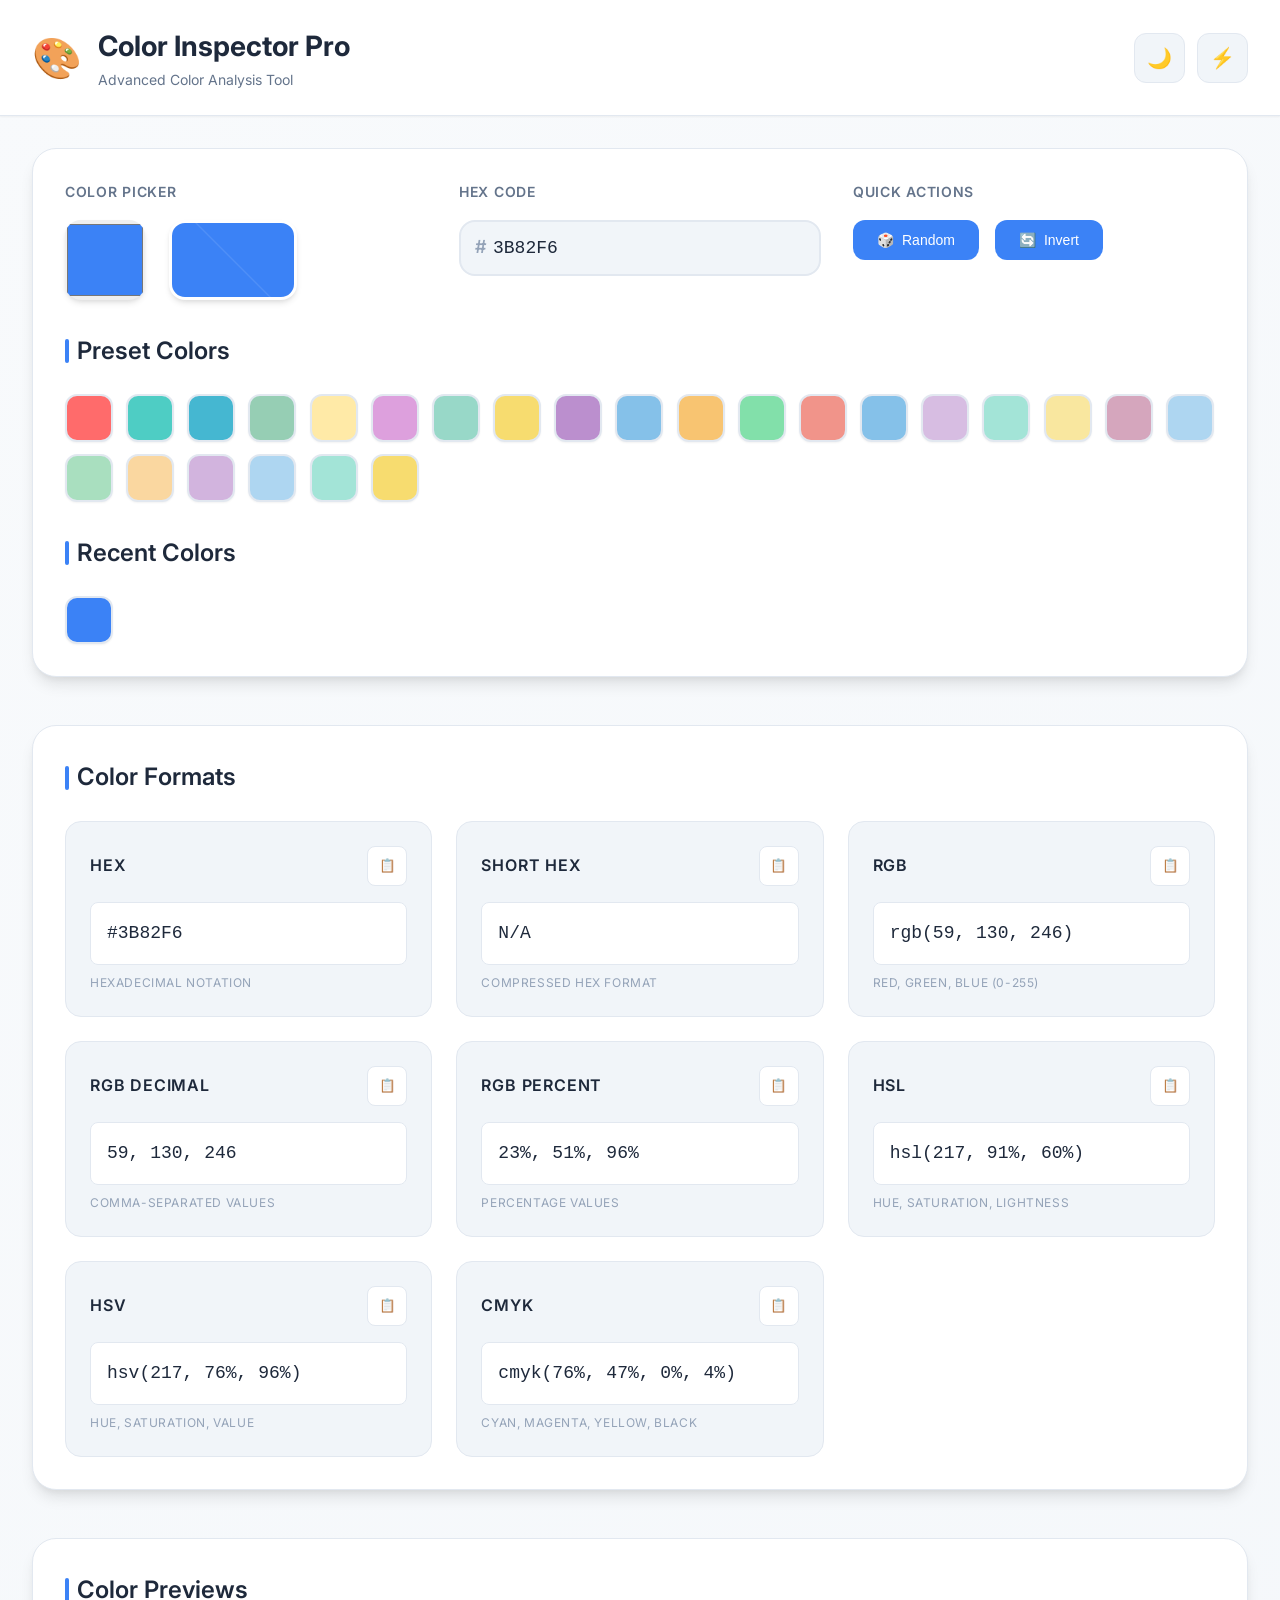
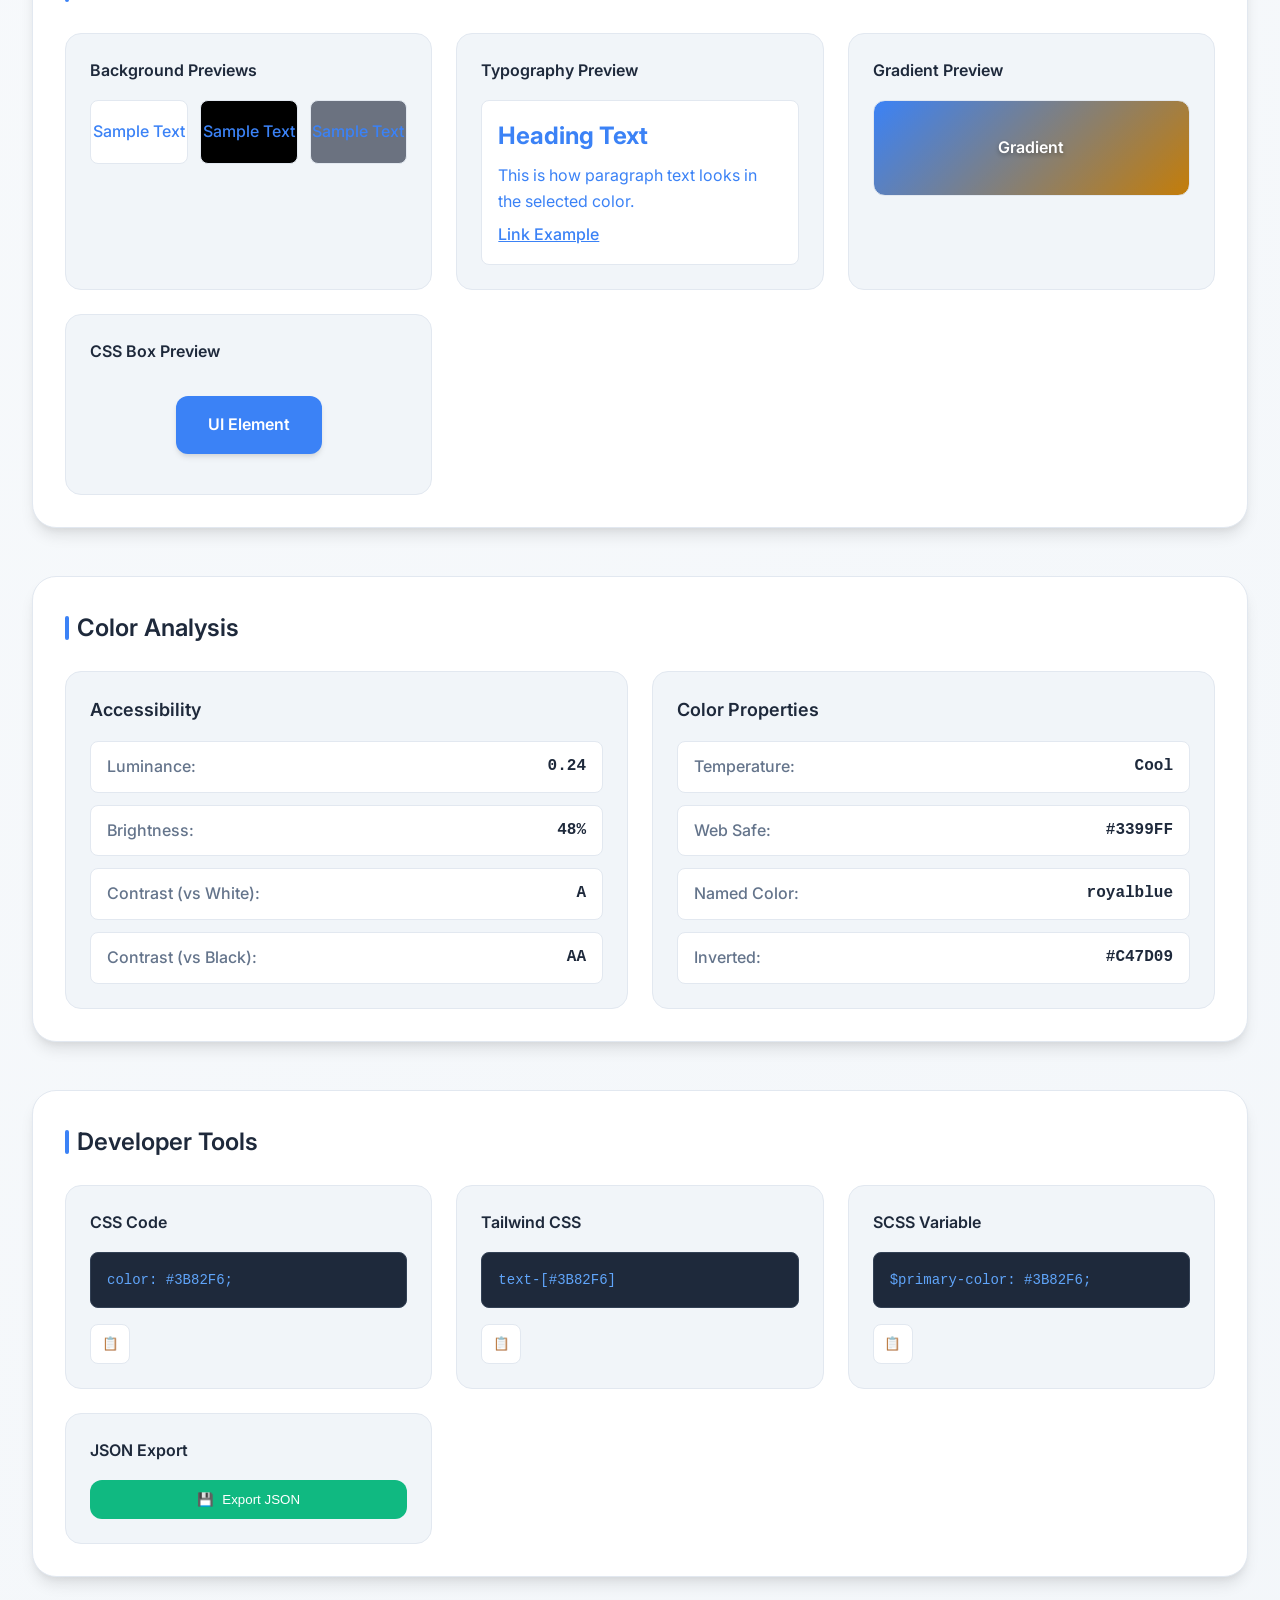
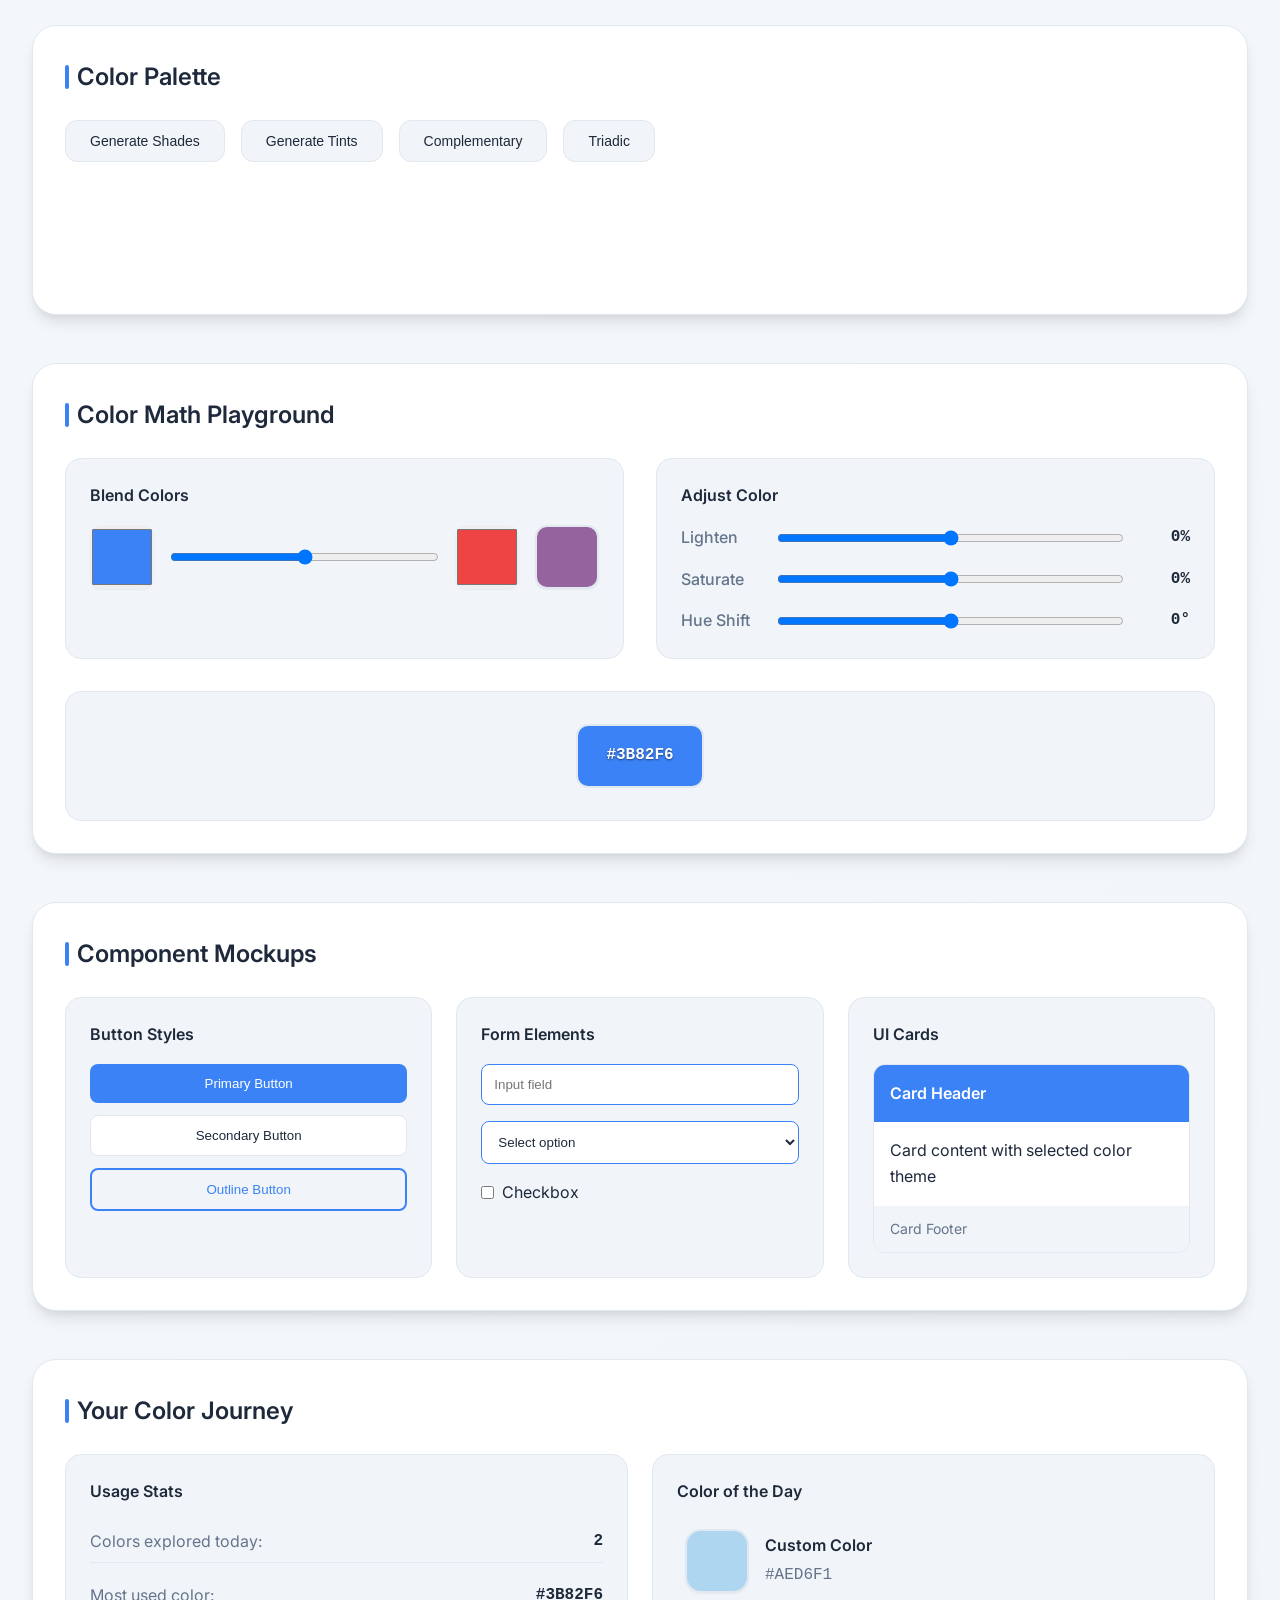
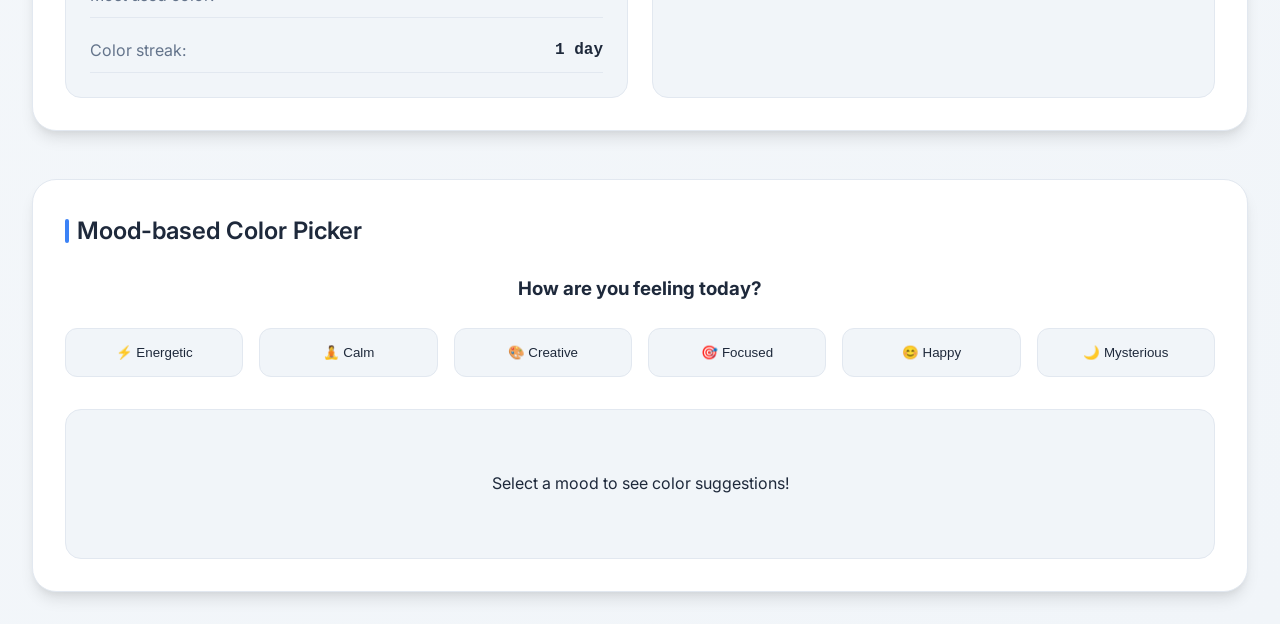
<file: Color-Inspector-Pro-main/index.html>
<!DOCTYPE html>
<html lang="en">
<head>
  <meta charset="UTF-8">
  <meta name="viewport" content="width=device-width, initial-scale=1.0">
  <meta name="description" content="Color Inspector Pro - Advanced color analysis, conversion, and palette generation tool. Convert HEX, RGB, HSL, HSV, CMYK formats with live previews.">
  <meta name="robots" content="index, follow">
  <meta name="google-site-verification" content="faee5c3293aeb328" />
  <title>Color Inspector Pro | Advanced Color Tool</title>

  <!-- Open Graph -->
  <meta property="og:title" content="Color Inspector Pro | Advanced Color Tool">
  <meta property="og:description" content="Advanced color analysis, conversion, and palette generation. Convert HEX, RGB, HSL, HSV, CMYK formats with live previews.">
  <meta property="og:url" content="https://color-inspector-pro.vercel.app/">
  <meta property="og:image" content="https://color-inspector-pro.vercel.app/og-image.png">
  <meta property="og:type" content="website">

  <!-- Twitter -->
  <meta name="twitter:card" content="summary_large_image">
  <meta name="twitter:title" content="Color Inspector Pro | Advanced Color Tool">
  <meta name="twitter:description" content="Convert HEX, RGB, HSL, HSV, CMYK with live color preview. Analyze, convert, and generate palettes.">
  <meta name="twitter:image" content="https://color-inspector-pro.vercel.app/og-image.png">

  <!-- Fonts and Styles -->
  <link rel="preconnect" href="https://fonts.googleapis.com">
  <link rel="preconnect" href="https://fonts.gstatic.com" crossorigin>
  <link href="https://fonts.googleapis.com/css2?family=Inter:wght@300;400;500;600;700&display=swap" rel="stylesheet">
  <link rel="stylesheet" href="src/styles/main.css">
</head>

<body>
    <div class="app-container" id="appContainer">
        <!-- Header -->
        <header class="header">
            <div class="header-content">
                <div class="logo-section">
                    <div class="logo-icon">🎨</div>
                    <div class="logo-text">
                        <h1 class="app-title">Color Inspector Pro</h1>
                        <p class="app-subtitle">Advanced Color Analysis Tool</p>
                    </div>
                </div>
                <div class="header-controls">
                    <button class="theme-toggle" id="themeToggle" title="Toggle theme (T)">
                        <span class="theme-icon">🌙</span>
                    </button>
                    <button class="mode-toggle" id="modeToggle" title="Toggle UI mode">
                        <span class="mode-icon">⚡</span>
                    </button>
                </div>
            </div>
        </header>

        <!-- Main Content -->
        <main class="main-content">
            <!-- Color Input Section -->
            <section class="color-input-panel">
                <div class="input-methods">
                    <div class="input-group">
                        <label class="input-label">Color Picker</label>
                        <div class="color-picker-wrapper">
                            <input type="color" id="colorPicker" class="color-picker" value="#3B82F6">
                            <div class="color-preview-large" id="colorPreviewLarge"></div>
                        </div>
                    </div>
                    
                    <div class="input-group">
                        <label class="input-label">HEX Code</label>
                        <div class="hex-input-wrapper">
                            <span class="hex-prefix">#</span>
                            <input type="text" id="hexInput" class="hex-input" placeholder="3B82F6" maxlength="6">
                        </div>
                    </div>
                    
                    <div class="input-group">
                        <label class="input-label">Quick Actions</label>
                        <div class="action-buttons">
                            <button class="action-btn" id="randomColorBtn" title="Generate random color (R)">
                                <span class="btn-icon">🎲</span>
                                Random
                            </button>
                            <button class="action-btn" id="invertColorBtn" title="Invert current color (I)">
                                <span class="btn-icon">🔄</span>
                                Invert
                            </button>
                        </div>
                    </div>
                </div>

                <!-- Preset Swatches -->
                <div class="preset-swatches">
                    <h3 class="section-title">Preset Colors</h3>
                    <div class="swatch-grid" id="presetSwatches"></div>
                </div>

                <!-- Color History -->
                <div class="color-history">
                    <h3 class="section-title">Recent Colors</h3>
                    <div class="history-grid" id="colorHistory"></div>
                </div>
            </section>

            <!-- Color Formats Grid -->
            <section class="color-formats-section">
                <h2 class="section-title">Color Formats</h2>
                <div class="formats-grid">
                    <div class="format-card">
                        <div class="format-header">
                            <h3 class="format-title">HEX</h3>
                            <button class="copy-btn" data-format="hex" title="Copy HEX">
                                <span class="copy-icon">📋</span>
                            </button>
                        </div>
                        <div class="format-value" id="hexValue">#3B82F6</div>
                        <div class="format-description">Hexadecimal notation</div>
                    </div>

                    <div class="format-card">
                        <div class="format-header">
                            <h3 class="format-title">Short HEX</h3>
                            <button class="copy-btn" data-format="shortHex" title="Copy Short HEX">
                                <span class="copy-icon">📋</span>
                            </button>
                        </div>
                        <div class="format-value" id="shortHexValue">N/A</div>
                        <div class="format-description">Compressed hex format</div>
                    </div>

                    <div class="format-card">
                        <div class="format-header">
                            <h3 class="format-title">RGB</h3>
                            <button class="copy-btn" data-format="rgb" title="Copy RGB">
                                <span class="copy-icon">📋</span>
                            </button>
                        </div>
                        <div class="format-value" id="rgbValue">rgb(59, 130, 246)</div>
                        <div class="format-description">Red, Green, Blue (0-255)</div>
                    </div>

                    <div class="format-card">
                        <div class="format-header">
                            <h3 class="format-title">RGB Decimal</h3>
                            <button class="copy-btn" data-format="rgbDecimal" title="Copy RGB Decimal">
                                <span class="copy-icon">📋</span>
                            </button>
                        </div>
                        <div class="format-value" id="rgbDecimalValue">59, 130, 246</div>
                        <div class="format-description">Comma-separated values</div>
                    </div>

                    <div class="format-card">
                        <div class="format-header">
                            <h3 class="format-title">RGB Percent</h3>
                            <button class="copy-btn" data-format="rgbPercent" title="Copy RGB Percent">
                                <span class="copy-icon">📋</span>
                            </button>
                        </div>
                        <div class="format-value" id="rgbPercentValue">23%, 51%, 96%</div>
                        <div class="format-description">Percentage values</div>
                    </div>

                    <div class="format-card">
                        <div class="format-header">
                            <h3 class="format-title">HSL</h3>
                            <button class="copy-btn" data-format="hsl" title="Copy HSL">
                                <span class="copy-icon">📋</span>
                            </button>
                        </div>
                        <div class="format-value" id="hslValue">hsl(217, 91%, 60%)</div>
                        <div class="format-description">Hue, Saturation, Lightness</div>
                    </div>

                    <div class="format-card">
                        <div class="format-header">
                            <h3 class="format-title">HSV</h3>
                            <button class="copy-btn" data-format="hsv" title="Copy HSV">
                                <span class="copy-icon">📋</span>
                            </button>
                        </div>
                        <div class="format-value" id="hsvValue">hsv(217, 76%, 96%)</div>
                        <div class="format-description">Hue, Saturation, Value</div>
                    </div>

                    <div class="format-card">
                        <div class="format-header">
                            <h3 class="format-title">CMYK</h3>
                            <button class="copy-btn" data-format="cmyk" title="Copy CMYK">
                                <span class="copy-icon">📋</span>
                            </button>
                        </div>
                        <div class="format-value" id="cmykValue">cmyk(76%, 47%, 0%, 4%)</div>
                        <div class="format-description">Cyan, Magenta, Yellow, Black</div>
                    </div>
                </div>
            </section>

            <!-- Color Preview Section -->
            <section class="color-preview-section">
                <h2 class="section-title">Color Previews</h2>
                <div class="preview-grid">
                    <div class="preview-card">
                        <h3 class="preview-title">Background Previews</h3>
                        <div class="background-previews">
                            <div class="bg-preview bg-white" id="bgPreviewWhite">Sample Text</div>
                            <div class="bg-preview bg-black" id="bgPreviewBlack">Sample Text</div>
                            <div class="bg-preview bg-gray" id="bgPreviewGray">Sample Text</div>
                        </div>
                    </div>

                    <div class="preview-card">
                        <h3 class="preview-title">Typography Preview</h3>
                        <div class="typography-preview" id="typographyPreview">
                            <h1 class="preview-heading">Heading Text</h1>
                            <p class="preview-paragraph">This is how paragraph text looks in the selected color.</p>
                            <a href="#" class="preview-link">Link Example</a>
                        </div>
                    </div>

                    <div class="preview-card">
                        <h3 class="preview-title">Gradient Preview</h3>
                        <div class="gradient-preview" id="gradientPreview"></div>
                    </div>

                    <div class="preview-card">
                        <h3 class="preview-title">CSS Box Preview</h3>
                        <div class="css-box-preview" id="cssBoxPreview">
                            <div class="sample-box">UI Element</div>
                        </div>
                    </div>
                </div>
            </section>

            <!-- Color Analysis Section -->
            <section class="color-analysis-section">
                <h2 class="section-title">Color Analysis</h2>
                <div class="analysis-grid">
                    <div class="analysis-card">
                        <h3 class="analysis-title">Accessibility</h3>
                        <div class="analysis-content">
                            <div class="analysis-item">
                                <span class="analysis-label">Luminance:</span>
                                <span class="analysis-value" id="luminanceValue">0.34</span>
                            </div>
                            <div class="analysis-item">
                                <span class="analysis-label">Brightness:</span>
                                <span class="analysis-value" id="brightnessValue">60%</span>
                            </div>
                            <div class="analysis-item">
                                <span class="analysis-label">Contrast (vs White):</span>
                                <span class="analysis-value" id="contrastWhiteValue">AA</span>
                            </div>
                            <div class="analysis-item">
                                <span class="analysis-label">Contrast (vs Black):</span>
                                <span class="analysis-value" id="contrastBlackValue">Poor</span>
                            </div>
                        </div>
                    </div>

                    <div class="analysis-card">
                        <h3 class="analysis-title">Color Properties</h3>
                        <div class="analysis-content">
                            <div class="analysis-item">
                                <span class="analysis-label">Temperature:</span>
                                <span class="analysis-value" id="temperatureValue">Cool</span>
                            </div>
                            <div class="analysis-item">
                                <span class="analysis-label">Web Safe:</span>
                                <span class="analysis-value" id="webSafeValue">#3366FF</span>
                            </div>
                            <div class="analysis-item">
                                <span class="analysis-label">Named Color:</span>
                                <span class="analysis-value" id="namedColorValue">RoyalBlue</span>
                            </div>
                            <div class="analysis-item">
                                <span class="analysis-label">Inverted:</span>
                                <span class="analysis-value" id="invertedValue">#C47D09</span>
                            </div>
                        </div>
                    </div>
                </div>
            </section>

            <!-- Developer Tools Section -->
            <section class="developer-tools-section">
                <h2 class="section-title">Developer Tools</h2>
                <div class="dev-tools-grid">
                    <div class="dev-tool-card">
                        <h3 class="dev-tool-title">CSS Code</h3>
                        <div class="code-snippet" id="cssCode">
                            <code>color: #3B82F6;</code>
                        </div>
                        <button class="copy-btn" data-format="css" title="Copy CSS">
                            <span class="copy-icon">📋</span>
                        </button>
                    </div>

                    <div class="dev-tool-card">
                        <h3 class="dev-tool-title">Tailwind CSS</h3>
                        <div class="code-snippet" id="tailwindCode">
                            <code>text-[#3B82F6]</code>
                        </div>
                        <button class="copy-btn" data-format="tailwind" title="Copy Tailwind">
                            <span class="copy-icon">📋</span>
                        </button>
                    </div>

                    <div class="dev-tool-card">
                        <h3 class="dev-tool-title">SCSS Variable</h3>
                        <div class="code-snippet" id="scssCode">
                            <code>$primary-color: #3B82F6;</code>
                        </div>
                        <button class="copy-btn" data-format="scss" title="Copy SCSS">
                            <span class="copy-icon">📋</span>
                        </button>
                    </div>

                    <div class="dev-tool-card">
                        <h3 class="dev-tool-title">JSON Export</h3>
                        <button class="export-btn" id="exportJsonBtn">
                            <span class="btn-icon">💾</span>
                            Export JSON
                        </button>
                    </div>
                </div>
            </section>

            <!-- Palette Generator Section -->
            <section class="palette-section">
                <h2 class="section-title">Color Palette</h2>
                <div class="palette-controls">
                    <button class="palette-btn" id="generateShadesBtn">Generate Shades</button>
                    <button class="palette-btn" id="generateTintsBtn">Generate Tints</button>
                    <button class="palette-btn" id="generateComplementaryBtn">Complementary</button>
                    <button class="palette-btn" id="generateTriadicBtn">Triadic</button>
                </div>
                <div class="palette-grid" id="paletteGrid"></div>
            </section>

            <!-- Color Math Playground -->
            <section class="color-math-section">
                <h2 class="section-title">Color Math Playground</h2>
                <div class="math-controls">
                    <div class="math-group">
                        <label class="math-label">Blend Colors</label>
                        <div class="blend-controls">
                            <input type="color" id="blendColor1" class="blend-picker" value="#3B82F6">
                            <input type="range" id="blendRatio" class="blend-slider" min="0" max="100" value="50">
                            <input type="color" id="blendColor2" class="blend-picker" value="#EF4444">
                            <div class="blend-result" id="blendResult"></div>
                        </div>
                    </div>
                    
                    <div class="math-group">
                        <label class="math-label">Adjust Color</label>
                        <div class="adjust-controls">
                            <div class="adjust-item">
                                <span>Lighten</span>
                                <input type="range" id="lightenSlider" class="adjust-slider" min="-50" max="50" value="0">
                                <span id="lightenValue">0%</span>
                            </div>
                            <div class="adjust-item">
                                <span>Saturate</span>
                                <input type="range" id="saturateSlider" class="adjust-slider" min="-50" max="50" value="0">
                                <span id="saturateValue">0%</span>
                            </div>
                            <div class="adjust-item">
                                <span>Hue Shift</span>
                                <input type="range" id="hueSlider" class="adjust-slider" min="-180" max="180" value="0">
                                <span id="hueValue">0°</span>
                            </div>
                        </div>
                    </div>
                </div>
                <div class="math-result" id="mathResult">
                    <div class="result-preview" id="mathResultPreview"></div>
                </div>
            </section>

            <!-- Component Mockups -->
            <section class="mockup-section">
                <h2 class="section-title">Component Mockups</h2>
                <div class="mockup-grid">
                    <div class="mockup-card">
                        <h3 class="mockup-title">Button Styles</h3>
                        <div class="mockup-buttons" id="mockupButtons">
                            <button class="mockup-btn primary">Primary Button</button>
                            <button class="mockup-btn secondary">Secondary Button</button>
                            <button class="mockup-btn outline">Outline Button</button>
                        </div>
                    </div>
                    
                    <div class="mockup-card">
                        <h3 class="mockup-title">Form Elements</h3>
                        <div class="mockup-form" id="mockupForm">
                            <input type="text" class="mockup-input" placeholder="Input field">
                            <select class="mockup-select">
                                <option>Select option</option>
                            </select>
                            <div class="mockup-checkbox">
                                <input type="checkbox" id="mockupCheck">
                                <label for="mockupCheck">Checkbox</label>
                            </div>
                        </div>
                    </div>
                    
                    <div class="mockup-card">
                        <h3 class="mockup-title">UI Cards</h3>
                        <div class="mockup-cards" id="mockupCards">
                            <div class="mockup-ui-card">
                                <div class="card-header">Card Header</div>
                                <div class="card-content">Card content with selected color theme</div>
                                <div class="card-footer">Card Footer</div>
                            </div>
                        </div>
                    </div>
                </div>
            </section>

            <!-- Personalization Dashboard -->
            <section class="personalization-section">
                <h2 class="section-title">Your Color Journey</h2>
                <div class="stats-grid">
                    <div class="stat-card">
                        <h3 class="stat-title">Usage Stats</h3>
                        <div class="usage-stats" id="usageStats">
                            <div class="stat-item">
                                <span class="stat-label">Colors explored today:</span>
                                <span class="stat-value" id="todayCount">0</span>
                            </div>
                            <div class="stat-item">
                                <span class="stat-label">Most used color:</span>
                                <span class="stat-value" id="mostUsedColor">#3B82F6</span>
                            </div>
                            <div class="stat-item">
                                <span class="stat-label">Color streak:</span>
                                <span class="stat-value" id="colorStreak">1 day</span>
                            </div>
                        </div>
                    </div>
                    
                    <div class="stat-card">
                        <h3 class="stat-title">Color of the Day</h3>
                        <div class="daily-color" id="dailyColor">
                            <div class="daily-swatch" id="dailySwatch"></div>
                            <div class="daily-info">
                                <div class="daily-name" id="dailyName">Royal Blue</div>
                                <div class="daily-hex" id="dailyHex">#4169E1</div>
                            </div>
                        </div>
                    </div>
                </div>
            </section>

            <!-- Mood-based Color Picker -->
            <section class="mood-section">
                <h2 class="section-title">Mood-based Color Picker</h2>
                <div class="mood-quiz">
                    <div class="mood-question">
                        <h3>How are you feeling today?</h3>
                        <div class="mood-options">
                            <button class="mood-btn" data-mood="energetic">⚡ Energetic</button>
                            <button class="mood-btn" data-mood="calm">🧘 Calm</button>
                            <button class="mood-btn" data-mood="creative">🎨 Creative</button>
                            <button class="mood-btn" data-mood="focused">🎯 Focused</button>
                            <button class="mood-btn" data-mood="happy">😊 Happy</button>
                            <button class="mood-btn" data-mood="mysterious">🌙 Mysterious</button>
                        </div>
                    </div>
                    <div class="mood-result" id="moodResult">
                        <p>Select a mood to see color suggestions!</p>
                    </div>
                </div>
            </section>
        </main>

        <!-- Toast Notification -->
        <div class="toast" id="toast">
            <span class="toast-message">Copied to clipboard!</span>
        </div>

        <!-- Keyboard Shortcuts Help -->
        <div class="shortcuts-help" id="shortcutsHelp">
            <h3>Keyboard Shortcuts</h3>
            <div class="shortcuts-list">
                <div class="shortcut-item">
                    <kbd>R</kbd> <span>Random Color</span>
                </div>
                <div class="shortcut-item">
                    <kbd>I</kbd> <span>Invert Color</span>
                </div>
                <div class="shortcut-item">
                    <kbd>Ctrl+C</kbd> <span>Copy HEX</span>
                </div>
                <div class="shortcut-item">
                    <kbd>T</kbd> <span>Toggle Theme</span>
                </div>
                <div class="shortcut-item">
                    <kbd>?</kbd> <span>Show/Hide Help</span>
                </div>
            </div>
        </div>
    </div>

    <!-- Load scripts in correct order -->
    <script src="src/js/colorConverter.js"></script>
    <script src="src/js/colorAnalysis.js"></script>
    <script src="src/js/colorMath.js"></script>
    <script src="src/js/paletteGenerator.js"></script>
    <script src="src/js/colorPersonalization.js"></script>
    <script src="src/js/colorExporter.js"></script>
    <script src="src/js/app.js"></script>
</body>
</html>
</file>
<file: Color-Inspector-Pro-main/src/styles/main.css>
/* CSS Variables for Theme Support */
:root {
  /* Light Theme Colors */
  --bg-primary: #ffffff;
  --bg-secondary: #f8fafc;
  --bg-tertiary: #f1f5f9;
  --text-primary: #1e293b;
  --text-secondary: #64748b;
  --text-tertiary: #94a3b8;
  --border-primary: #e2e8f0;
  --border-secondary: #cbd5e1;
  --accent-primary: #3b82f6;
  --accent-secondary: #1d4ed8;
  --success: #10b981;
  --warning: #f59e0b;
  --error: #ef4444;
  --shadow-sm: 0 1px 2px 0 rgba(0, 0, 0, 0.05);
  --shadow-md: 0 4px 6px -1px rgba(0, 0, 0, 0.1), 0 2px 4px -1px rgba(0, 0, 0, 0.06);
  --shadow-lg: 0 10px 15px -3px rgba(0, 0, 0, 0.1), 0 4px 6px -2px rgba(0, 0, 0, 0.05);
  --shadow-xl: 0 20px 25px -5px rgba(0, 0, 0, 0.1), 0 10px 10px -5px rgba(0, 0, 0, 0.04);
  --gradient-primary: linear-gradient(135deg, #667eea 0%, #764ba2 100%);
  --gradient-secondary: linear-gradient(135deg, #f093fb 0%, #f5576c 100%);
}

/* Dark Theme Colors */
[data-theme="dark"] {
  --bg-primary: #0f172a;
  --bg-secondary: #1e293b;
  --bg-tertiary: #334155;
  --text-primary: #f1f5f9;
  --text-secondary: #cbd5e1;
  --text-tertiary: #94a3b8;
  --border-primary: #334155;
  --border-secondary: #475569;
  --accent-primary: #60a5fa;
  --accent-secondary: #3b82f6;
  --shadow-sm: 0 1px 2px 0 rgba(0, 0, 0, 0.3);
  --shadow-md: 0 4px 6px -1px rgba(0, 0, 0, 0.3), 0 2px 4px -1px rgba(0, 0, 0, 0.2);
  --shadow-lg: 0 10px 15px -3px rgba(0, 0, 0, 0.3), 0 4px 6px -2px rgba(0, 0, 0, 0.2);
  --shadow-xl: 0 20px 25px -5px rgba(0, 0, 0, 0.4), 0 10px 10px -5px rgba(0, 0, 0, 0.3);
}

/* Minimal Mode */
.minimal-mode .color-math-section,
.minimal-mode .mockup-section,
.minimal-mode .personalization-section,
.minimal-mode .mood-section {
  display: none;
}

/* Reset and Base Styles */
* {
  margin: 0;
  padding: 0;
  box-sizing: border-box;
}

body {
  font-family: 'Inter', -apple-system, BlinkMacSystemFont, 'Segoe UI', Roboto, sans-serif;
  line-height: 1.6;
  color: var(--text-primary);
  background: var(--bg-secondary);
  transition: all 0.3s ease;
  overflow-x: hidden;
}

/* App Container */
.app-container {
  min-height: 100vh;
  background: linear-gradient(135deg, var(--bg-secondary) 0%, var(--bg-tertiary) 100%);
}

/* Header Styles */
.header {
  background: var(--bg-primary);
  border-bottom: 1px solid var(--border-primary);
  padding: 1.5rem 2rem;
  position: sticky;
  top: 0;
  z-index: 100;
  backdrop-filter: blur(10px);
  box-shadow: var(--shadow-sm);
}

.header-content {
  max-width: 1400px;
  margin: 0 auto;
  display: flex;
  justify-content: space-between;
  align-items: center;
}

.logo-section {
  display: flex;
  align-items: center;
  gap: 1rem;
}

.logo-icon {
  font-size: 2.5rem;
  animation: float 3s ease-in-out infinite;
}

@keyframes float {
  0%, 100% { transform: translateY(0px); }
  50% { transform: translateY(-10px); }
}

.app-title {
  font-size: 1.75rem;
  font-weight: 700;
  color: var(--text-primary);
  margin: 0;
}

.app-subtitle {
  font-size: 0.875rem;
  color: var(--text-secondary);
  margin: 0;
}

.header-controls {
  display: flex;
  gap: 0.75rem;
}

.theme-toggle,
.mode-toggle {
  background: var(--bg-tertiary);
  border: 1px solid var(--border-primary);
  border-radius: 0.75rem;
  padding: 0.75rem;
  cursor: pointer;
  transition: all 0.2s ease;
  font-size: 1.25rem;
  display: flex;
  align-items: center;
  justify-content: center;
  min-width: 3rem;
  min-height: 3rem;
}

.theme-toggle:hover,
.mode-toggle:hover {
  background: var(--accent-primary);
  color: white;
  transform: scale(1.05);
}

/* Main Content */
.main-content {
  max-width: 1400px;
  margin: 0 auto;
  padding: 2rem;
  display: flex;
  flex-direction: column;
  gap: 3rem;
}

/* Section Titles */
.section-title {
  font-size: 1.5rem;
  font-weight: 600;
  color: var(--text-primary);
  margin-bottom: 1.5rem;
  display: flex;
  align-items: center;
  gap: 0.5rem;
}

.section-title::before {
  content: '';
  width: 4px;
  height: 1.5rem;
  background: var(--accent-primary);
  border-radius: 2px;
}

/* Color Input Panel */
.color-input-panel {
  background: var(--bg-primary);
  border-radius: 1.5rem;
  padding: 2rem;
  box-shadow: var(--shadow-lg);
  border: 1px solid var(--border-primary);
}

.input-methods {
  display: grid;
  grid-template-columns: repeat(auto-fit, minmax(280px, 1fr));
  gap: 2rem;
  margin-bottom: 2rem;
}

.input-group {
  display: flex;
  flex-direction: column;
  gap: 1rem;
}

.input-label {
  font-weight: 600;
  color: var(--text-secondary);
  font-size: 0.875rem;
  text-transform: uppercase;
  letter-spacing: 0.05em;
}

/* Color Picker */
.color-picker-wrapper {
  display: flex;
  align-items: center;
  gap: 1.5rem;
}

.color-picker {
  width: 5rem;
  height: 5rem;
  border: none;
  border-radius: 1rem;
  cursor: pointer;
  transition: all 0.3s ease;
  box-shadow: var(--shadow-md);
}

.color-picker:hover {
  transform: scale(1.05);
  box-shadow: var(--shadow-lg);
}

.color-preview-large {
  width: 8rem;
  height: 5rem;
  border-radius: 1rem;
  background: #3B82F6;
  transition: all 0.3s ease;
  box-shadow: var(--shadow-md);
  border: 3px solid var(--bg-primary);
  position: relative;
  overflow: hidden;
}

.color-preview-large::after {
  content: '';
  position: absolute;
  top: 0;
  left: 0;
  right: 0;
  bottom: 0;
  background: linear-gradient(45deg, transparent 49%, rgba(255,255,255,0.1) 50%, transparent 51%);
  animation: shimmer 2s infinite;
}

@keyframes shimmer {
  0% { transform: translateX(-100%); }
  100% { transform: translateX(100%); }
}

/* HEX Input */
.hex-input-wrapper {
  position: relative;
  display: flex;
  align-items: center;
}

.hex-prefix {
  position: absolute;
  left: 1rem;
  font-weight: 600;
  color: var(--text-tertiary);
  font-size: 1.125rem;
  z-index: 1;
}

.hex-input {
  width: 100%;
  padding: 1rem 1rem 1rem 2rem;
  border: 2px solid var(--border-primary);
  border-radius: 1rem;
  font-size: 1.125rem;
  font-weight: 500;
  font-family: 'Monaco', 'Consolas', monospace;
  text-transform: uppercase;
  transition: all 0.2s ease;
  background: var(--bg-tertiary);
  color: var(--text-primary);
}

.hex-input:focus {
  outline: none;
  border-color: var(--accent-primary);
  box-shadow: 0 0 0 3px rgba(59, 130, 246, 0.1);
  background: var(--bg-primary);
}

/* Action Buttons */
.action-buttons {
  display: flex;
  gap: 1rem;
}

.action-btn {
  background: var(--accent-primary);
  color: white;
  border: none;
  border-radius: 0.75rem;
  padding: 0.75rem 1.5rem;
  font-weight: 500;
  cursor: pointer;
  transition: all 0.2s ease;
  display: flex;
  align-items: center;
  gap: 0.5rem;
  font-size: 0.875rem;
}

.action-btn:hover {
  background: var(--accent-secondary);
  transform: translateY(-2px);
  box-shadow: var(--shadow-md);
}

/* Preset Swatches */
.preset-swatches,
.color-history {
  margin-top: 2rem;
}

.swatch-grid,
.history-grid {
  display: grid;
  grid-template-columns: repeat(auto-fill, minmax(3rem, 1fr));
  gap: 0.75rem;
  max-width: 100%;
}

.swatch-item,
.history-item {
  width: 3rem;
  height: 3rem;
  border-radius: 0.75rem;
  cursor: pointer;
  transition: all 0.2s ease;
  box-shadow: var(--shadow-sm);
  border: 2px solid var(--border-primary);
  position: relative;
}

.swatch-item:hover,
.history-item:hover {
  transform: scale(1.1);
  box-shadow: var(--shadow-md);
  z-index: 10;
}

/* Color Formats Section */
.color-formats-section {
  background: var(--bg-primary);
  border-radius: 1.5rem;
  padding: 2rem;
  box-shadow: var(--shadow-lg);
  border: 1px solid var(--border-primary);
}

.formats-grid {
  display: grid;
  grid-template-columns: repeat(auto-fit, minmax(300px, 1fr));
  gap: 1.5rem;
}

.format-card {
  background: var(--bg-tertiary);
  border-radius: 1rem;
  padding: 1.5rem;
  border: 1px solid var(--border-primary);
  transition: all 0.3s ease;
  position: relative;
  overflow: hidden;
}

.format-card::before {
  content: '';
  position: absolute;
  top: 0;
  left: 0;
  right: 0;
  height: 3px;
  background: var(--accent-primary);
  transform: scaleX(0);
  transition: transform 0.3s ease;
}

.format-card:hover {
  transform: translateY(-4px);
  box-shadow: var(--shadow-xl);
  border-color: var(--accent-primary);
}

.format-card:hover::before {
  transform: scaleX(1);
}

.format-header {
  display: flex;
  justify-content: space-between;
  align-items: center;
  margin-bottom: 1rem;
}

.format-title {
  font-size: 1rem;
  font-weight: 600;
  color: var(--text-primary);
  text-transform: uppercase;
  letter-spacing: 0.05em;
}

.copy-btn {
  background: var(--bg-primary);
  border: 1px solid var(--border-primary);
  border-radius: 0.5rem;
  padding: 0.5rem;
  cursor: pointer;
  transition: all 0.2s ease;
  color: var(--text-secondary);
  display: flex;
  align-items: center;
  justify-content: center;
  min-width: 2.5rem;
  min-height: 2.5rem;
}

.copy-btn:hover {
  background: var(--accent-primary);
  border-color: var(--accent-primary);
  color: white;
  transform: scale(1.1);
}

.format-value {
  font-family: 'Monaco', 'Consolas', monospace;
  font-size: 1.125rem;
  font-weight: 500;
  color: var(--text-primary);
  background: var(--bg-primary);
  padding: 1rem;
  border-radius: 0.5rem;
  border: 1px solid var(--border-primary);
  word-break: break-all;
  margin-bottom: 0.5rem;
}

.format-description {
  font-size: 0.75rem;
  color: var(--text-tertiary);
  text-transform: uppercase;
  letter-spacing: 0.05em;
}

/* Color Preview Section */
.color-preview-section {
  background: var(--bg-primary);
  border-radius: 1.5rem;
  padding: 2rem;
  box-shadow: var(--shadow-lg);
  border: 1px solid var(--border-primary);
}

.preview-grid {
  display: grid;
  grid-template-columns: repeat(auto-fit, minmax(300px, 1fr));
  gap: 1.5rem;
}

.preview-card {
  background: var(--bg-tertiary);
  border-radius: 1rem;
  padding: 1.5rem;
  border: 1px solid var(--border-primary);
  transition: all 0.3s ease;
}

.preview-card:hover {
  transform: translateY(-2px);
  box-shadow: var(--shadow-lg);
}

.preview-title {
  font-size: 1rem;
  font-weight: 600;
  color: var(--text-primary);
  margin-bottom: 1rem;
}

.background-previews {
  display: grid;
  grid-template-columns: repeat(3, 1fr);
  gap: 0.75rem;
}

.bg-preview {
  height: 4rem;
  border-radius: 0.5rem;
  display: flex;
  align-items: center;
  justify-content: center;
  font-weight: 500;
  transition: all 0.3s ease;
  border: 1px solid var(--border-primary);
}

.bg-preview.bg-white {
  background: white;
  color: #3B82F6;
}

.bg-preview.bg-black {
  background: #000;
  color: #3B82F6;
}

.bg-preview.bg-gray {
  background: #6b7280;
  color: #3B82F6;
}

.typography-preview {
  padding: 1rem;
  background: var(--bg-primary);
  border-radius: 0.5rem;
  border: 1px solid var(--border-primary);
}

.preview-heading {
  font-size: 1.5rem;
  font-weight: 700;
  color: #3B82F6;
  margin-bottom: 0.5rem;
}

.preview-paragraph {
  color: #3B82F6;
  margin-bottom: 0.5rem;
  line-height: 1.6;
}

.preview-link {
  color: #3B82F6;
  text-decoration: underline;
  font-weight: 500;
}

.gradient-preview {
  height: 6rem;
  border-radius: 0.75rem;
  background: linear-gradient(135deg, #3B82F6 0%, #1d4ed8 100%);
  border: 1px solid var(--border-primary);
  position: relative;
  overflow: hidden;
}

.gradient-preview::after {
  content: 'Gradient';
  position: absolute;
  top: 50%;
  left: 50%;
  transform: translate(-50%, -50%);
  color: white;
  font-weight: 600;
  text-shadow: 0 2px 4px rgba(0,0,0,0.3);
}

.css-box-preview {
  display: flex;
  justify-content: center;
  align-items: center;
  padding: 1rem;
}

.sample-box {
  background: #3B82F6;
  color: white;
  padding: 1rem 2rem;
  border-radius: 0.75rem;
  font-weight: 600;
  box-shadow: var(--shadow-md);
  transition: all 0.3s ease;
}

.sample-box:hover {
  transform: scale(1.05);
  box-shadow: var(--shadow-lg);
}

/* Color Analysis Section */
.color-analysis-section {
  background: var(--bg-primary);
  border-radius: 1.5rem;
  padding: 2rem;
  box-shadow: var(--shadow-lg);
  border: 1px solid var(--border-primary);
}

.analysis-grid {
  display: grid;
  grid-template-columns: repeat(auto-fit, minmax(350px, 1fr));
  gap: 1.5rem;
}

.analysis-card {
  background: var(--bg-tertiary);
  border-radius: 1rem;
  padding: 1.5rem;
  border: 1px solid var(--border-primary);
  transition: all 0.3s ease;
}

.analysis-card:hover {
  transform: translateY(-2px);
  box-shadow: var(--shadow-lg);
}

.analysis-title {
  font-size: 1.125rem;
  font-weight: 600;
  color: var(--text-primary);
  margin-bottom: 1rem;
}

.analysis-content {
  display: flex;
  flex-direction: column;
  gap: 0.75rem;
}

.analysis-item {
  display: flex;
  justify-content: space-between;
  align-items: center;
  padding: 0.75rem 1rem;
  background: var(--bg-primary);
  border-radius: 0.5rem;
  border: 1px solid var(--border-primary);
}

.analysis-label {
  font-weight: 500;
  color: var(--text-secondary);
}

.analysis-value {
  font-weight: 600;
  color: var(--text-primary);
  font-family: 'Monaco', 'Consolas', monospace;
}

/* Developer Tools Section */
.developer-tools-section {
  background: var(--bg-primary);
  border-radius: 1.5rem;
  padding: 2rem;
  box-shadow: var(--shadow-lg);
  border: 1px solid var(--border-primary);
}

.dev-tools-grid {
  display: grid;
  grid-template-columns: repeat(auto-fit, minmax(300px, 1fr));
  gap: 1.5rem;
}

.dev-tool-card {
  background: var(--bg-tertiary);
  border-radius: 1rem;
  padding: 1.5rem;
  border: 1px solid var(--border-primary);
  transition: all 0.3s ease;
  position: relative;
}

.dev-tool-card:hover {
  transform: translateY(-2px);
  box-shadow: var(--shadow-lg);
}

.dev-tool-title {
  font-size: 1rem;
  font-weight: 600;
  color: var(--text-primary);
  margin-bottom: 1rem;
}

.code-snippet {
  background: #1e293b;
  color: #e2e8f0;
  padding: 1rem;
  border-radius: 0.5rem;
  font-family: 'Monaco', 'Consolas', monospace;
  font-size: 0.875rem;
  margin-bottom: 1rem;
  border: 1px solid #334155;
  position: relative;
}

.code-snippet code {
  color: #60a5fa;
}

.export-btn {
  background: var(--success);
  color: white;
  border: none;
  border-radius: 0.75rem;
  padding: 0.75rem 1.5rem;
  font-weight: 500;
  cursor: pointer;
  transition: all 0.2s ease;
  display: flex;
  align-items: center;
  gap: 0.5rem;
  width: 100%;
  justify-content: center;
}

.export-btn:hover {
  background: #059669;
  transform: translateY(-2px);
  box-shadow: var(--shadow-md);
}

/* Palette Section */
.palette-section {
  background: var(--bg-primary);
  border-radius: 1.5rem;
  padding: 2rem;
  box-shadow: var(--shadow-lg);
  border: 1px solid var(--border-primary);
}

.palette-controls {
  display: flex;
  gap: 1rem;
  margin-bottom: 1.5rem;
  flex-wrap: wrap;
}

.palette-btn {
  background: var(--bg-tertiary);
  color: var(--text-primary);
  border: 1px solid var(--border-primary);
  border-radius: 0.75rem;
  padding: 0.75rem 1.5rem;
  font-weight: 500;
  cursor: pointer;
  transition: all 0.2s ease;
  font-size: 0.875rem;
}

.palette-btn:hover,
.palette-btn.active {
  background: var(--accent-primary);
  color: white;
  border-color: var(--accent-primary);
  transform: translateY(-2px);
  box-shadow: var(--shadow-md);
}

.palette-grid {
  display: grid;
  grid-template-columns: repeat(auto-fill, minmax(4rem, 1fr));
  gap: 1rem;
  min-height: 6rem;
}

.palette-color {
  height: 4rem;
  border-radius: 0.75rem;
  cursor: pointer;
  transition: all 0.2s ease;
  box-shadow: var(--shadow-sm);
  border: 2px solid var(--border-primary);
  position: relative;
  display: flex;
  align-items: end;
  justify-content: center;
  padding: 0.25rem;
}

.palette-color:hover {
  transform: scale(1.05);
  box-shadow: var(--shadow-md);
  z-index: 10;
}

.palette-color-label {
  background: rgba(0,0,0,0.7);
  color: white;
  font-size: 0.625rem;
  padding: 0.125rem 0.25rem;
  border-radius: 0.25rem;
  font-family: 'Monaco', 'Consolas', monospace;
}

/* Color Math Section */
.color-math-section {
  background: var(--bg-primary);
  border-radius: 1.5rem;
  padding: 2rem;
  box-shadow: var(--shadow-lg);
  border: 1px solid var(--border-primary);
}

.math-controls {
  display: grid;
  grid-template-columns: repeat(auto-fit, minmax(400px, 1fr));
  gap: 2rem;
  margin-bottom: 2rem;
}

.math-group {
  background: var(--bg-tertiary);
  border-radius: 1rem;
  padding: 1.5rem;
  border: 1px solid var(--border-primary);
}

.math-label {
  font-weight: 600;
  color: var(--text-primary);
  margin-bottom: 1rem;
  display: block;
}

.blend-controls {
  display: flex;
  align-items: center;
  gap: 1rem;
  flex-wrap: wrap;
}

.blend-picker {
  width: 4rem;
  height: 4rem;
  border: none;
  border-radius: 0.75rem;
  cursor: pointer;
  box-shadow: var(--shadow-sm);
}

.blend-slider {
  flex: 1;
  min-width: 150px;
}

.blend-result {
  width: 4rem;
  height: 4rem;
  border-radius: 0.75rem;
  border: 2px solid var(--border-primary);
  box-shadow: var(--shadow-sm);
}

.adjust-controls {
  display: flex;
  flex-direction: column;
  gap: 1rem;
}

.adjust-item {
  display: flex;
  align-items: center;
  gap: 1rem;
}

.adjust-item span:first-child {
  min-width: 80px;
  font-weight: 500;
  color: var(--text-secondary);
}

.adjust-slider {
  flex: 1;
}

.adjust-item span:last-child {
  min-width: 50px;
  text-align: right;
  font-family: 'Monaco', 'Consolas', monospace;
  font-weight: 600;
  color: var(--text-primary);
}

.math-result {
  background: var(--bg-tertiary);
  border-radius: 1rem;
  padding: 2rem;
  border: 1px solid var(--border-primary);
  text-align: center;
}

.result-preview {
  width: 8rem;
  height: 4rem;
  border-radius: 0.75rem;
  margin: 0 auto;
  border: 2px solid var(--border-primary);
  display: flex;
  align-items: center;
  justify-content: center;
  font-family: 'Monaco', 'Consolas', monospace;
  font-weight: 600;
  color: white;
  text-shadow: 0 1px 2px rgba(0,0,0,0.5);
}

/* Component Mockups */
.mockup-section {
  background: var(--bg-primary);
  border-radius: 1.5rem;
  padding: 2rem;
  box-shadow: var(--shadow-lg);
  border: 1px solid var(--border-primary);
}

.mockup-grid {
  display: grid;
  grid-template-columns: repeat(auto-fit, minmax(350px, 1fr));
  gap: 1.5rem;
}

.mockup-card {
  background: var(--bg-tertiary);
  border-radius: 1rem;
  padding: 1.5rem;
  border: 1px solid var(--border-primary);
}

.mockup-title {
  font-size: 1rem;
  font-weight: 600;
  color: var(--text-primary);
  margin-bottom: 1rem;
}

.mockup-buttons {
  display: flex;
  flex-direction: column;
  gap: 0.75rem;
}

.mockup-btn {
  padding: 0.75rem 1.5rem;
  border-radius: 0.5rem;
  font-weight: 500;
  cursor: pointer;
  transition: all 0.2s ease;
  border: none;
}

.mockup-btn.primary {
  background: #3B82F6;
  color: white;
}

.mockup-btn.secondary {
  background: var(--bg-primary);
  color: var(--text-primary);
  border: 1px solid var(--border-primary);
}

.mockup-btn.outline {
  background: transparent;
  color: #3B82F6;
  border: 2px solid #3B82F6;
}

.mockup-form {
  display: flex;
  flex-direction: column;
  gap: 1rem;
}

.mockup-input,
.mockup-select {
  padding: 0.75rem;
  border: 1px solid var(--border-primary);
  border-radius: 0.5rem;
  background: var(--bg-primary);
  color: var(--text-primary);
}

.mockup-input:focus,
.mockup-select:focus {
  outline: none;
  border-color: #3B82F6;
  box-shadow: 0 0 0 3px rgba(59, 130, 246, 0.1);
}

.mockup-checkbox {
  display: flex;
  align-items: center;
  gap: 0.5rem;
}

.mockup-ui-card {
  background: var(--bg-primary);
  border-radius: 0.75rem;
  overflow: hidden;
  border: 1px solid var(--border-primary);
}

.card-header {
  background: #3B82F6;
  color: white;
  padding: 1rem;
  font-weight: 600;
}

.card-content {
  padding: 1rem;
  color: var(--text-primary);
}

.card-footer {
  background: var(--bg-tertiary);
  padding: 0.75rem 1rem;
  color: var(--text-secondary);
  font-size: 0.875rem;
}

/* Personalization Dashboard */
.personalization-section {
  background: var(--bg-primary);
  border-radius: 1.5rem;
  padding: 2rem;
  box-shadow: var(--shadow-lg);
  border: 1px solid var(--border-primary);
}

.stats-grid {
  display: grid;
  grid-template-columns: repeat(auto-fit, minmax(300px, 1fr));
  gap: 1.5rem;
}

.stat-card {
  background: var(--bg-tertiary);
  border-radius: 1rem;
  padding: 1.5rem;
  border: 1px solid var(--border-primary);
}

.stat-title {
  font-size: 1rem;
  font-weight: 600;
  color: var(--text-primary);
  margin-bottom: 1rem;
}

.usage-stats {
  display: flex;
  flex-direction: column;
  gap: 0.75rem;
}

.stat-item {
  display: flex;
  justify-content: space-between;
  align-items: center;
  padding: 0.5rem 0;
  border-bottom: 1px solid var(--border-primary);
}

.stat-label {
  color: var(--text-secondary);
}

.stat-value {
  font-weight: 600;
  color: var(--text-primary);
  font-family: 'Monaco', 'Consolas', monospace;
}

.daily-color {
  display: flex;
  align-items: center;
  gap: 1rem;
  cursor: pointer;
  transition: all 0.2s ease;
  padding: 0.5rem;
  border-radius: 0.5rem;
}

.daily-color:hover {
  background: var(--bg-primary);
}

.daily-swatch {
  width: 4rem;
  height: 4rem;
  border-radius: 1rem;
  border: 2px solid var(--border-primary);
  box-shadow: var(--shadow-sm);
}

.daily-info {
  flex: 1;
}

.daily-name {
  font-weight: 600;
  color: var(--text-primary);
  margin-bottom: 0.25rem;
}

.daily-hex {
  font-family: 'Monaco', 'Consolas', monospace;
  color: var(--text-secondary);
}

/* Mood-based Color Picker */
.mood-section {
  background: var(--bg-primary);
  border-radius: 1.5rem;
  padding: 2rem;
  box-shadow: var(--shadow-lg);
  border: 1px solid var(--border-primary);
}

.mood-quiz {
  text-align: center;
}

.mood-question h3 {
  color: var(--text-primary);
  margin-bottom: 1.5rem;
}

.mood-options {
  display: grid;
  grid-template-columns: repeat(auto-fit, minmax(150px, 1fr));
  gap: 1rem;
  margin-bottom: 2rem;
}

.mood-btn {
  background: var(--bg-tertiary);
  color: var(--text-primary);
  border: 1px solid var(--border-primary);
  border-radius: 0.75rem;
  padding: 1rem;
  font-weight: 500;
  cursor: pointer;
  transition: all 0.2s ease;
  display: flex;
  flex-direction: column;
  align-items: center;
  gap: 0.5rem;
}

.mood-btn:hover,
.mood-btn.active {
  background: var(--accent-primary);
  color: white;
  border-color: var(--accent-primary);
  transform: translateY(-2px);
  box-shadow: var(--shadow-md);
}

.mood-result {
  background: var(--bg-tertiary);
  border-radius: 1rem;
  padding: 2rem;
  border: 1px solid var(--border-primary);
  min-height: 150px;
  display: flex;
  align-items: center;
  justify-content: center;
}

.mood-colors {
  display: grid;
  grid-template-columns: repeat(auto-fit, minmax(4rem, 1fr));
  gap: 1rem;
  max-width: 400px;
  margin: 0 auto;
}

.mood-color {
  width: 4rem;
  height: 4rem;
  border-radius: 1rem;
  cursor: pointer;
  transition: all 0.2s ease;
  border: 2px solid var(--border-primary);
  position: relative;
}

.mood-color:hover {
  transform: scale(1.1);
  box-shadow: var(--shadow-lg);
}

/* Toast Notification */
.toast {
  position: fixed;
  top: 2rem;
  right: 2rem;
  background: var(--success);
  color: white;
  padding: 1rem 1.5rem;
  border-radius: 0.75rem;
  box-shadow: var(--shadow-xl);
  transform: translateX(120%);
  opacity: 0;
  transition: all 0.3s ease;
  z-index: 1000;
  font-weight: 500;
  display: flex;
  align-items: center;
  gap: 0.5rem;
}

.toast.show {
  transform: translateX(0);
  opacity: 1;
}

.toast::before {
  content: '✓';
  font-weight: bold;
}

/* Shortcuts Help */
.shortcuts-help {
  position: fixed;
  bottom: 2rem;
  right: 2rem;
  background: var(--bg-primary);
  border: 1px solid var(--border-primary);
  border-radius: 1rem;
  padding: 1.5rem;
  box-shadow: var(--shadow-xl);
  transform: translateY(120%);
  opacity: 0;
  transition: all 0.3s ease;
  z-index: 1000;
  max-width: 300px;
}

.shortcuts-help.show {
  transform: translateY(0);
  opacity: 1;
}

.shortcuts-help h3 {
  font-size: 1rem;
  font-weight: 600;
  color: var(--text-primary);
  margin-bottom: 1rem;
}

.shortcuts-list {
  display: flex;
  flex-direction: column;
  gap: 0.5rem;
}

.shortcut-item {
  display: flex;
  align-items: center;
  gap: 0.75rem;
  font-size: 0.875rem;
}

.shortcut-item kbd {
  background: var(--bg-tertiary);
  color: var(--text-primary);
  padding: 0.25rem 0.5rem;
  border-radius: 0.25rem;
  font-size: 0.75rem;
  font-weight: 600;
  border: 1px solid var(--border-primary);
  min-width: 2rem;
  text-align: center;
}

/* Clipboard Inspector */
.clipboard-inspector {
  margin-top: 2rem;
}

.clipboard-content {
  display: flex;
  flex-direction: column;
  gap: 1rem;
}

.clipboard-btn {
  background: var(--accent-primary);
  color: white;
  border: none;
  border-radius: 0.75rem;
  padding: 0.75rem 1.5rem;
  font-weight: 500;
  cursor: pointer;
  transition: all 0.2s ease;
  display: flex;
  align-items: center;
  gap: 0.5rem;
  align-self: flex-start;
}

.clipboard-btn:hover {
  background: var(--accent-secondary);
  transform: translateY(-2px);
  box-shadow: var(--shadow-md);
}

.clipboard-result {
  padding: 1rem;
  background: var(--bg-tertiary);
  border-radius: 0.5rem;
  border: 1px solid var(--border-primary);
  min-height: 3rem;
  display: flex;
  align-items: center;
  font-family: 'Monaco', 'Consolas', monospace;
  color: var(--text-secondary);
}

.clipboard-result.has-color {
  background: var(--bg-primary);
  color: var(--text-primary);
  font-weight: 500;
}

/* Color Math Playground */
.color-math-section {
  background: var(--bg-primary);
  border-radius: 1.5rem;
  padding: 2rem;
  box-shadow: var(--shadow-lg);
  border: 1px solid var(--border-primary);
}

.math-controls {
  display: grid;
  grid-template-columns: repeat(auto-fit, minmax(400px, 1fr));
  gap: 2rem;
  margin-bottom: 2rem;
}

.math-group {
  background: var(--bg-tertiary);
  border-radius: 1rem;
  padding: 1.5rem;
  border: 1px solid var(--border-primary);
}

.math-label {
  font-weight: 600;
  color: var(--text-primary);
  margin-bottom: 1rem;
  display: block;
}

.blend-controls {
  display: flex;
  align-items: center;
  gap: 1rem;
  flex-wrap: wrap;
}

.blend-picker {
  width: 4rem;
  height: 4rem;
  border: none;
  border-radius: 0.75rem;
  cursor: pointer;
  box-shadow: var(--shadow-sm);
}

.blend-slider {
  flex: 1;
  min-width: 150px;
}

.blend-result {
  width: 4rem;
  height: 4rem;
  border-radius: 0.75rem;
  border: 2px solid var(--border-primary);
  box-shadow: var(--shadow-sm);
}

.adjust-controls {
  display: flex;
  flex-direction: column;
  gap: 1rem;
}

.adjust-item {
  display: flex;
  align-items: center;
  gap: 1rem;
}

.adjust-item span:first-child {
  min-width: 80px;
  font-weight: 500;
  color: var(--text-secondary);
}

.adjust-slider {
  flex: 1;
}

.adjust-item span:last-child {
  min-width: 50px;
  text-align: right;
  font-family: 'Monaco', 'Consolas', monospace;
  font-weight: 600;
  color: var(--text-primary);
}

.math-result {
  background: var(--bg-tertiary);
  border-radius: 1rem;
  padding: 2rem;
  border: 1px solid var(--border-primary);
  text-align: center;
}

/* Component Mockups */
.mockup-section {
  background: var(--bg-primary);
  border-radius: 1.5rem;
  padding: 2rem;
  box-shadow: var(--shadow-lg);
  border: 1px solid var(--border-primary);
}

.mockup-grid {
  display: grid;
  grid-template-columns: repeat(auto-fit, minmax(350px, 1fr));
  gap: 1.5rem;
}

.mockup-card {
  background: var(--bg-tertiary);
  border-radius: 1rem;
  padding: 1.5rem;
  border: 1px solid var(--border-primary);
}

.mockup-title {
  font-size: 1rem;
  font-weight: 600;
  color: var(--text-primary);
  margin-bottom: 1rem;
}

.mockup-buttons {
  display: flex;
  flex-direction: column;
  gap: 0.75rem;
}

.mockup-btn {
  padding: 0.75rem 1.5rem;
  border-radius: 0.5rem;
  font-weight: 500;
  cursor: pointer;
  transition: all 0.2s ease;
  border: none;
}

.mockup-btn.primary {
  background: #3B82F6;
  color: white;
}

.mockup-btn.secondary {
  background: var(--bg-primary);
  color: var(--text-primary);
  border: 1px solid var(--border-primary);
}

.mockup-btn.outline {
  background: transparent;
  color: #3B82F6;
  border: 2px solid #3B82F6;
}

.mockup-form {
  display: flex;
  flex-direction: column;
  gap: 1rem;
}

.mockup-input,
.mockup-select {
  padding: 0.75rem;
  border: 1px solid var(--border-primary);
  border-radius: 0.5rem;
  background: var(--bg-primary);
  color: var(--text-primary);
}

.mockup-input:focus,
.mockup-select:focus {
  outline: none;
  border-color: #3B82F6;
  box-shadow: 0 0 0 3px rgba(59, 130, 246, 0.1);
}

.mockup-checkbox {
  display: flex;
  align-items: center;
  gap: 0.5rem;
}

.mockup-ui-card {
  background: var(--bg-primary);
  border-radius: 0.75rem;
  overflow: hidden;
  border: 1px solid var(--border-primary);
}

.card-header {
  background: #3B82F6;
  color: white;
  padding: 1rem;
  font-weight: 600;
}

.card-content {
  padding: 1rem;
  color: var(--text-primary);
}

.card-footer {
  background: var(--bg-tertiary);
  padding: 0.75rem 1rem;
  color: var(--text-secondary);
  font-size: 0.875rem;
}

/* Color Transition Animator */
.animator-section {
  background: var(--bg-primary);
  border-radius: 1.5rem;
  padding: 2rem;
  box-shadow: var(--shadow-lg);
  border: 1px solid var(--border-primary);
}

.animator-controls {
  display: grid;
  grid-template-columns: 1fr 1fr;
  gap: 2rem;
  margin-bottom: 2rem;
}

.animator-inputs {
  display: flex;
  flex-direction: column;
  gap: 1rem;
}

.animator-group {
  display: flex;
  flex-direction: column;
  gap: 0.5rem;
}

.animator-group label {
  font-weight: 500;
  color: var(--text-secondary);
}

.animator-group input {
  padding: 0.5rem;
  border: 1px solid var(--border-primary);
  border-radius: 0.5rem;
  background: var(--bg-tertiary);
  color: var(--text-primary);
}

.animator-btn {
  background: var(--accent-primary);
  color: white;
  border: none;
  border-radius: 0.75rem;
  padding: 0.75rem 1.5rem;
  font-weight: 500;
  cursor: pointer;
  transition: all 0.2s ease;
}

.animator-btn:hover {
  background: var(--accent-secondary);
  transform: translateY(-2px);
}

.animation-preview {
  background: var(--bg-tertiary);
  border-radius: 1rem;
  height: 200px;
  display: flex;
  align-items: center;
  justify-content: center;
  border: 1px solid var(--border-primary);
  position: relative;
  overflow: hidden;
}

.animation-preview::before {
  content: 'Animation Preview';
  color: var(--text-tertiary);
  font-weight: 500;
}

.css-output {
  background: var(--bg-tertiary);
  border-radius: 1rem;
  padding: 1.5rem;
  border: 1px solid var(--border-primary);
}

.css-output h3 {
  margin-bottom: 1rem;
  color: var(--text-primary);
}

.css-code {
  background: #1e293b;
  color: #e2e8f0;
  padding: 1rem;
  border-radius: 0.5rem;
  font-family: 'Monaco', 'Consolas', monospace;
  font-size: 0.875rem;
  overflow-x: auto;
  margin-bottom: 1rem;
}

/* Export Tools */
.export-section {
  background: var(--bg-primary);
  border-radius: 1.5rem;
  padding: 2rem;
  box-shadow: var(--shadow-lg);
  border: 1px solid var(--border-primary);
}

.export-grid {
  display: grid;
  grid-template-columns: repeat(auto-fit, minmax(250px, 1fr));
  gap: 1.5rem;
}

.export-card {
  background: var(--bg-tertiary);
  border-radius: 1rem;
  padding: 1.5rem;
  border: 1px solid var(--border-primary);
  text-align: center;
}

.export-title {
  font-size: 1rem;
  font-weight: 600;
  color: var(--text-primary);
  margin-bottom: 1rem;
}

/* Personalization Dashboard */
.personalization-section {
  background: var(--bg-primary);
  border-radius: 1.5rem;
  padding: 2rem;
  box-shadow: var(--shadow-lg);
  border: 1px solid var(--border-primary);
}

.stats-grid {
  display: grid;
  grid-template-columns: repeat(auto-fit, minmax(300px, 1fr));
  gap: 1.5rem;
}

.stat-card {
  background: var(--bg-tertiary);
  border-radius: 1rem;
  padding: 1.5rem;
  border: 1px solid var(--border-primary);
}

.stat-title {
  font-size: 1rem;
  font-weight: 600;
  color: var(--text-primary);
  margin-bottom: 1rem;
}

.favorite-colors {
  display: grid;
  grid-template-columns: repeat(auto-fill, minmax(2.5rem, 1fr));
  gap: 0.5rem;
}

.favorite-color {
  width: 2.5rem;
  height: 2.5rem;
  border-radius: 0.5rem;
  cursor: pointer;
  transition: all 0.2s ease;
  border: 2px solid var(--border-primary);
}

.favorite-color:hover {
  transform: scale(1.1);
  box-shadow: var(--shadow-md);
}

.usage-stats {
  display: flex;
  flex-direction: column;
  gap: 0.75rem;
}

.stat-item {
  display: flex;
  justify-content: space-between;
  align-items: center;
  padding: 0.5rem 0;
  border-bottom: 1px solid var(--border-primary);
}

.stat-label {
  color: var(--text-secondary);
}

.stat-value {
  font-weight: 600;
  color: var(--text-primary);
  font-family: 'Monaco', 'Consolas', monospace;
}

.daily-color {
  display: flex;
  align-items: center;
  gap: 1rem;
}

.daily-swatch {
  width: 4rem;
  height: 4rem;
  border-radius: 1rem;
  border: 2px solid var(--border-primary);
  box-shadow: var(--shadow-sm);
}

.daily-info {
  flex: 1;
}

.daily-name {
  font-weight: 600;
  color: var(--text-primary);
  margin-bottom: 0.25rem;
}

.daily-hex {
  font-family: 'Monaco', 'Consolas', monospace;
  color: var(--text-secondary);
}

/* Mood-based Color Picker */
.mood-section {
  background: var(--bg-primary);
  border-radius: 1.5rem;
  padding: 2rem;
  box-shadow: var(--shadow-lg);
  border: 1px solid var(--border-primary);
}

.mood-quiz {
  text-align: center;
}

.mood-question h3 {
  color: var(--text-primary);
  margin-bottom: 1.5rem;
}

.mood-options {
  display: grid;
  grid-template-columns: repeat(auto-fit, minmax(150px, 1fr));
  gap: 1rem;
  margin-bottom: 2rem;
}

.mood-btn {
  background: var(--bg-tertiary);
  color: var(--text-primary);
  border: 1px solid var(--border-primary);
  border-radius: 0.75rem;
  padding: 1rem;
  font-weight: 500;
  cursor: pointer;
  transition: all 0.2s ease;
  display: flex;
  flex-direction: column;
  align-items: center;
  gap: 0.5rem;
}

.mood-btn:hover,
.mood-btn.active {
  background: var(--accent-primary);
  color: white;
  border-color: var(--accent-primary);
  transform: translateY(-2px);
  box-shadow: var(--shadow-md);
}

.mood-result {
  background: var(--bg-tertiary);
  border-radius: 1rem;
  padding: 2rem;
  border: 1px solid var(--border-primary);
  min-height: 150px;
  display: flex;
  align-items: center;
  justify-content: center;
}

.mood-colors {
  display: grid;
  grid-template-columns: repeat(auto-fit, minmax(4rem, 1fr));
  gap: 1rem;
  max-width: 400px;
  margin: 0 auto;
}

.mood-color {
  width: 4rem;
  height: 4rem;
  border-radius: 1rem;
  cursor: pointer;
  transition: all 0.2s ease;
  border: 2px solid var(--border-primary);
  position: relative;
}

.mood-color:hover {
  transform: scale(1.1);
  box-shadow: var(--shadow-lg);
}

.mood-color::after {
  content: attr(title);
  position: absolute;
  bottom: -2rem;
  left: 50%;
  transform: translateX(-50%);
  font-size: 0.75rem;
  color: var(--text-secondary);
  white-space: nowrap;
}

/* Tutorial Overlay */
.tutorial-overlay {
  position: fixed;
  top: 0;
  left: 0;
  right: 0;
  bottom: 0;
  background: rgba(0, 0, 0, 0.8);
  display: flex;
  align-items: center;
  justify-content: center;
  z-index: 2000;
  opacity: 0;
  visibility: hidden;
  transition: all 0.3s ease;
}

.tutorial-overlay.show {
  opacity: 1;
  visibility: visible;
}

.tutorial-content {
  background: var(--bg-primary);
  border-radius: 1.5rem;
  max-width: 600px;
  width: 90%;
  max-height: 80vh;
  overflow-y: auto;
  box-shadow: var(--shadow-xl);
  border: 1px solid var(--border-primary);
}

.tutorial-header {
  display: flex;
  justify-content: space-between;
  align-items: center;
  padding: 2rem 2rem 1rem;
  border-bottom: 1px solid var(--border-primary);
}

.tutorial-header h2 {
  color: var(--text-primary);
  margin: 0;
}

.tutorial-close {
  background: none;
  border: none;
  font-size: 2rem;
  color: var(--text-secondary);
  cursor: pointer;
  padding: 0;
  width: 2rem;
  height: 2rem;
  display: flex;
  align-items: center;
  justify-content: center;
  border-radius: 0.5rem;
  transition: all 0.2s ease;
}

.tutorial-close:hover {
  background: var(--bg-tertiary);
  color: var(--text-primary);
}

.tutorial-body {
  padding: 2rem;
}

.tutorial-step {
  display: none;
}

.tutorial-step.active {
  display: block;
}

.tutorial-step h3 {
  color: var(--text-primary);
  margin-bottom: 1rem;
}

.tutorial-step p {
  color: var(--text-secondary);
  line-height: 1.6;
}

.tutorial-footer {
  display: flex;
  justify-content: space-between;
  align-items: center;
  padding: 1rem 2rem 2rem;
  border-top: 1px solid var(--border-primary);
}

.tutorial-btn {
  background: var(--accent-primary);
  color: white;
  border: none;
  border-radius: 0.5rem;
  padding: 0.5rem 1rem;
  font-weight: 500;
  cursor: pointer;
  transition: all 0.2s ease;
}

.tutorial-btn:hover {
  background: var(--accent-secondary);
}

.tutorial-btn:disabled {
  background: var(--bg-tertiary);
  color: var(--text-tertiary);
  cursor: not-allowed;
}

.tutorial-progress {
  color: var(--text-secondary);
  font-weight: 500;
}

/* Responsive Design */
@media (max-width: 1024px) {
  .main-content {
    padding: 1.5rem;
    gap: 2rem;
  }
  
  .header {
    padding: 1rem 1.5rem;
  }
  
  .input-methods {
    grid-template-columns: 1fr;
    gap: 1.5rem;
  }
  
  .formats-grid,
  .preview-grid,
  .analysis-grid,
  .dev-tools-grid,
  .math-controls,
  .mockup-grid,
  .export-grid,
  .stats-grid {
    grid-template-columns: 1fr;
  }
  
  .animator-controls {
    grid-template-columns: 1fr;
  }
  
  .mood-options {
    grid-template-columns: repeat(2, 1fr);
  }
}

@media (max-width: 768px) {
  .header-content {
    flex-direction: column;
    gap: 1rem;
    text-align: center;
  }
  
  .logo-section {
    flex-direction: column;
    gap: 0.5rem;
  }
  
  .app-title {
    font-size: 1.5rem;
  }
  
  .color-picker-wrapper {
    flex-direction: column;
    align-items: flex-start;
    gap: 1rem;
  }
  
  .color-preview-large {
    width: 100%;
    height: 4rem;
  }
  
  .action-buttons {
    flex-direction: column;
  }
  
  .palette-controls {
    flex-direction: column;
  }
  
  .blend-controls {
    flex-direction: column;
    align-items: stretch;
  }
  
  .mood-options {
    grid-template-columns: 1fr;
  }
  
  .toast,
  .shortcuts-help {
    left: 1rem;
    right: 1rem;
    transform: translateY(120%);
  }
  
  .toast.show,
  .shortcuts-help.show {
    transform: translateY(0);
  }
}

@media (max-width: 480px) {
  .main-content {
    padding: 1rem;
  }
  
  .header {
    padding: 1rem;
  }
  
  .color-input-panel,
  .color-formats-section,
  .color-preview-section,
  .color-analysis-section,
  .developer-tools-section,
  .palette-section {
    padding: 1.5rem;
  }
  
  .format-card,
  .preview-card,
  .analysis-card,
  .dev-tool-card {
    padding: 1rem;
  }
}

/* Accessibility */
@media (prefers-reduced-motion: reduce) {
  * {
    animation-duration: 0.01ms !important;
    animation-iteration-count: 1 !important;
    transition-duration: 0.01ms !important;
  }
}

/* Focus styles for accessibility */
.color-picker:focus,
.hex-input:focus,
.copy-btn:focus,
.action-btn:focus,
.palette-btn:focus,
.export-btn:focus,
.theme-toggle:focus,
.mode-toggle:focus {
  outline: 2px solid var(--accent-primary);
  outline-offset: 2px;
}

/* Loading states */
.format-value.updating {
  opacity: 0.7;
  transform: scale(0.98);
}

/* Drag and drop styles */
.swatch-item.dragging,
.history-item.dragging {
  opacity: 0.5;
  transform: scale(0.9);
}

.drop-zone {
  border: 2px dashed var(--accent-primary);
  background: rgba(59, 130, 246, 0.1);
}

/* Print styles */
@media print {
  .header-controls,
  .action-buttons,
  .copy-btn,
  .toast,
  .shortcuts-help {
    display: none;
  }
  
  .app-container {
    background: white;
  }
  
  .format-card,
  .preview-card,
  .analysis-card {
    break-inside: avoid;
  }
}
</file>
